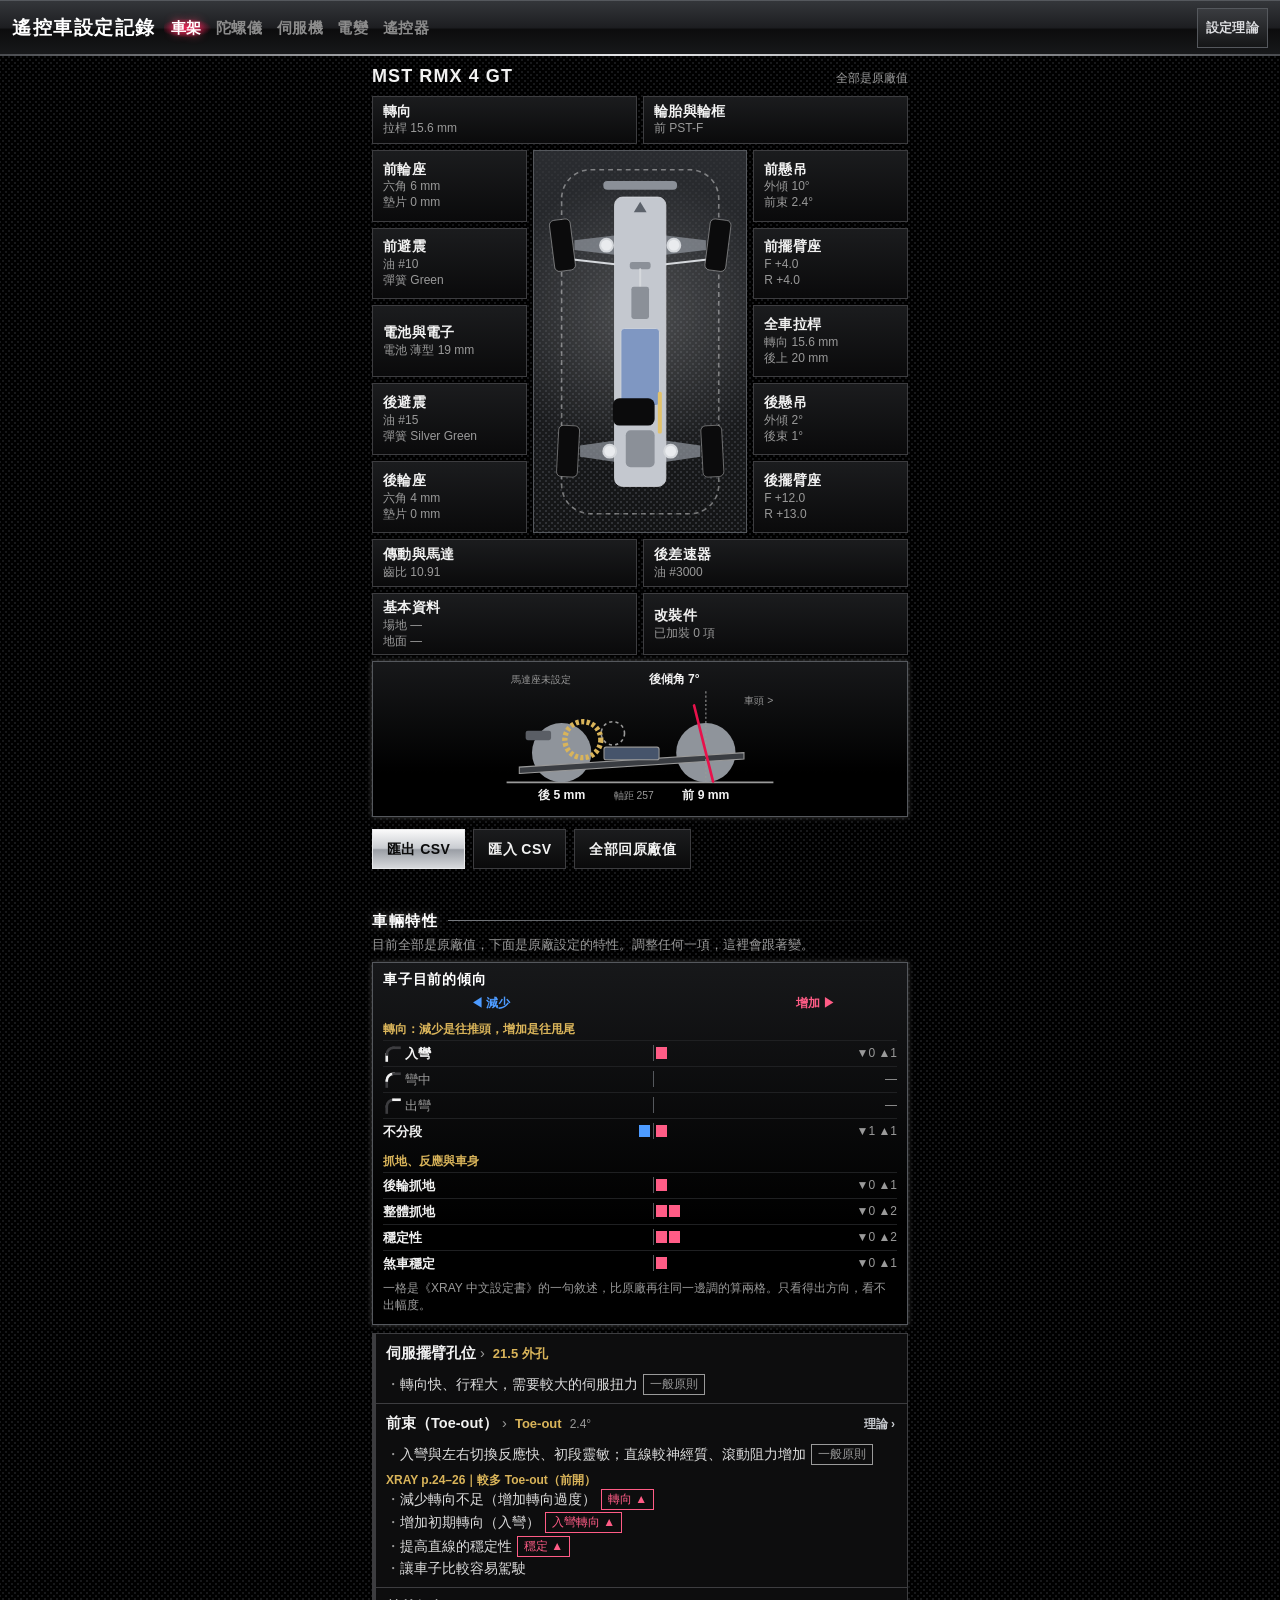
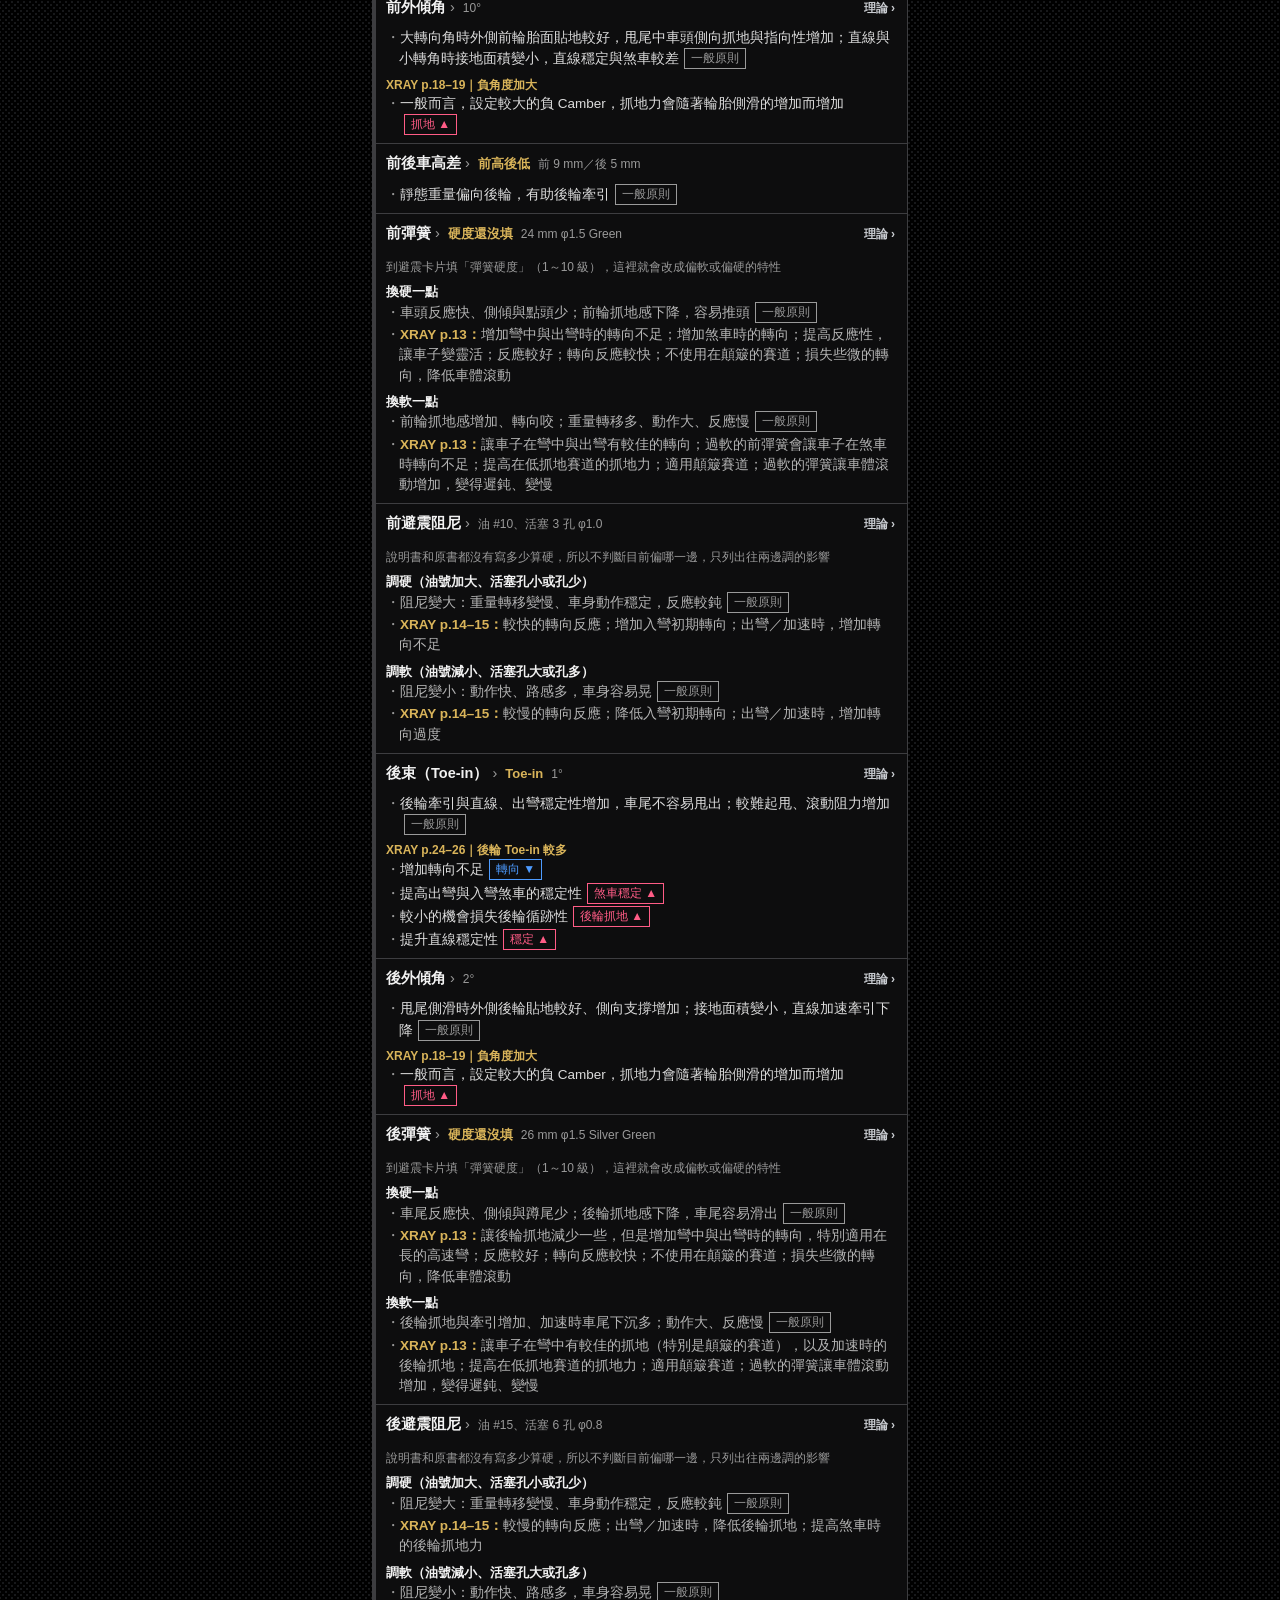
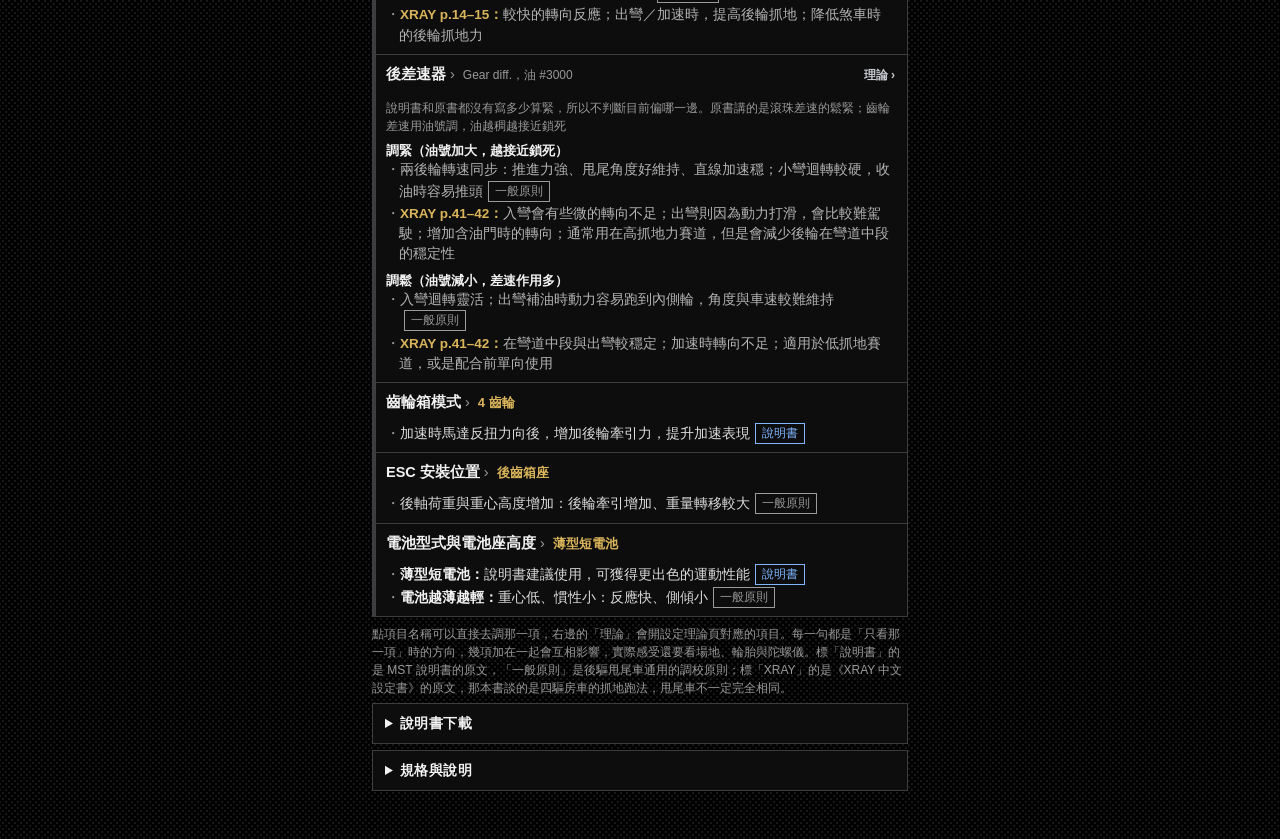
<file: index.html>
<!DOCTYPE html>
<html lang="zh-Hant">
<head>
<meta charset="utf-8">
<meta name="viewport" content="width=device-width, initial-scale=1">
<meta name="color-scheme" content="dark">
<meta name="theme-color" content="#000000">
<meta name="apple-mobile-web-app-title" content="遙控車設定">
<title>遙控車設定記錄</title>
<link rel="icon" href="icons/favicon.ico" sizes="32x32">
<link rel="icon" href="icons/icon.svg" type="image/svg+xml">
<link rel="apple-touch-icon" href="icons/apple-touch-icon.png">
<link rel="stylesheet" href="css/style.css">
<link rel="stylesheet" href="css/visual.css">
<link rel="stylesheet" href="css/traits.css">
</head>
<body>
<header class="top">
  <h1>遙控車設定記錄</h1>
  <nav id="tabs" class="tabs" aria-label="設定分類"></nav>
  <a class="top-link" href="theory.html">設定理論</a>
</header>
<main id="app"></main>
<noscript><p class="empty">這個頁面需要開啟 JavaScript。</p></noscript>

<!-- 產品資料：每個子項目一個檔，新增產品時在這裡加一行 -->
<script src="data/chassis-mst-rmx4-gt.js"></script>
<script src="data/chassis-mst-rmx4-gt-upgrades.js"></script>
<script src="data/chassis-mst-rmx4-gt-sheet.js"></script>
<script src="data/chassis-mst-rmx4-gt-traits.js"></script>
<script src="data/esc-hobbywing-xr10pro-g2.js"></script>
<script src="data/gyro-futaba-gyd550.js"></script>
<script src="data/servo-powerhd-tds2.js"></script>
<script src="data/radio-futaba-t10px.js"></script>
<!-- 設定理論的資料：不是產品，「車輛特性」要引用原書的敘述才載入 -->
<script src="data/theory-xray.js"></script>
<script src="js/diagram.js"></script>
<script src="js/visual.js"></script>
<script src="js/traits.js"></script>
<script src="js/app.js"></script>
</body>
</html>
</file>
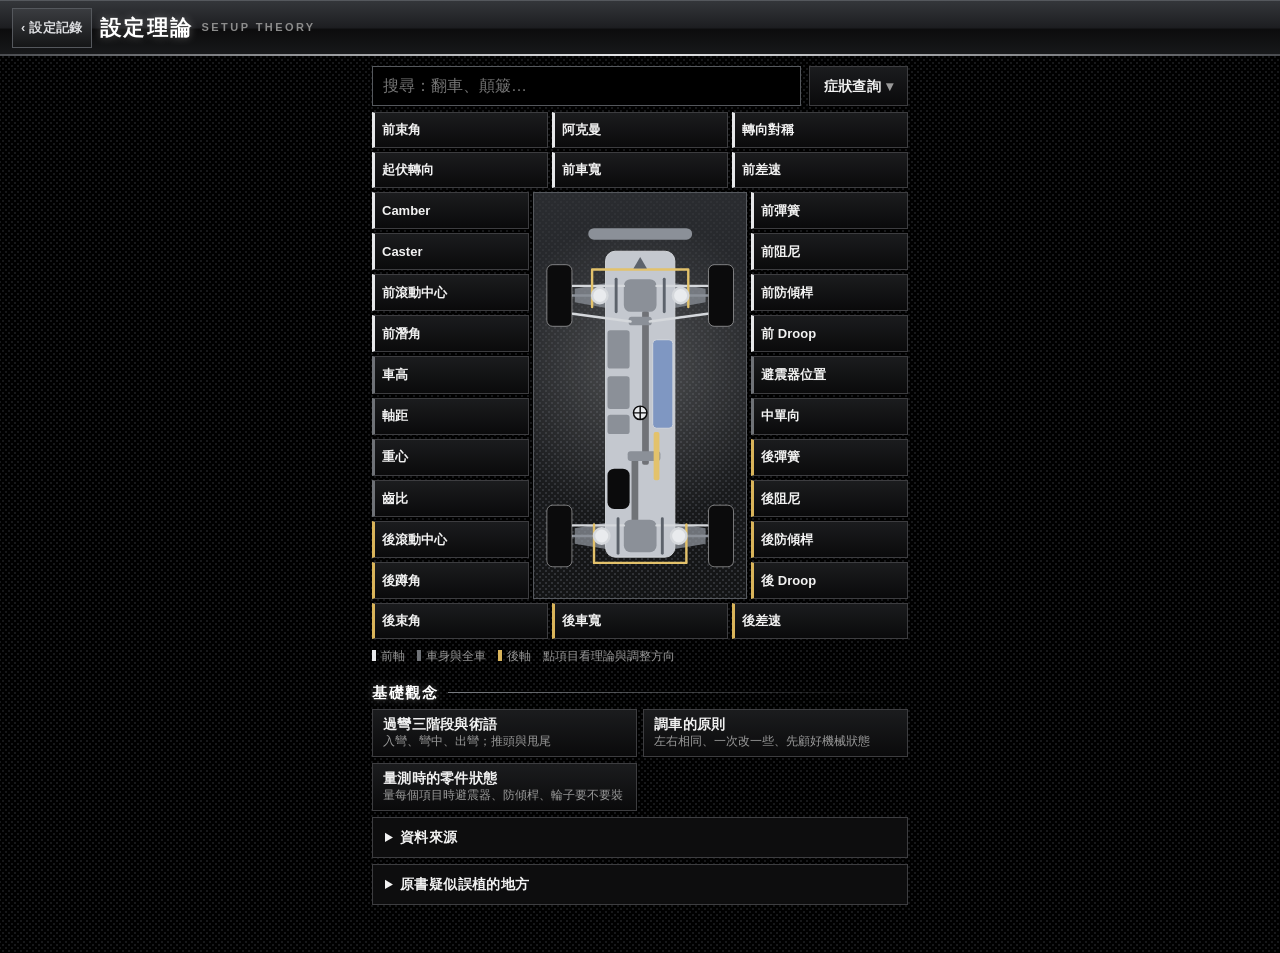
<file: theory.html>
<!DOCTYPE html>
<html lang="zh-Hant">
<head>
<meta charset="utf-8">
<meta name="viewport" content="width=device-width, initial-scale=1">
<meta name="color-scheme" content="dark">
<meta name="theme-color" content="#000000">
<meta name="apple-mobile-web-app-title" content="設定理論">
<title>遙控車設定理論</title>
<link rel="icon" href="icons/favicon.ico" sizes="32x32">
<link rel="icon" href="icons/icon.svg" type="image/svg+xml">
<link rel="apple-touch-icon" href="icons/apple-touch-icon.png">
<link rel="stylesheet" href="css/style.css">
<link rel="stylesheet" href="css/theory.css">
</head>
<body>
<header class="top th-top">
  <a class="top-link" href="index.html">‹ 設定記錄</a>
  <h1>設定理論</h1>
  <span class="th-kicker" aria-hidden="true">SETUP THEORY</span>
</header>
<main id="app"></main>
<noscript><p class="empty">這個頁面需要開啟 JavaScript。</p></noscript>

<!-- 理論內容：一份資料檔，依 referance/Xray理論.pdf 整理 -->
<script src="data/theory-xray.js"></script>
<script src="js/theory-diagram.js"></script>
<script src="js/theory.js"></script>
</body>
</html>
</file>
<file: css/style.css>
/*
 * 整站共用的樣式：設定記錄頁（index.html）與設定理論頁（theory.html）都載入。手機優先。
 *
 * 外觀參考 MST 官網（rc-mst.com）的風格（使用者 2026-10-12 指定），只借配色與質感，不使用 MST 的商標與圖片：
 *   - 純黑底加很細的網紋，整站只有深色，不跟著系統的亮暗模式換
 *   - 頁首是槍灰色的金屬質感橫條，底下一條銀色細線；選到的分類是白字加紅色光暈
 *   - 方塊都是直角、細灰框，沒有圓角；主要按鈕是銀色金屬漸層配黑字，選取狀態是 MST 的紅
 *   - 字體和官網一樣用 Arial，中文用系統字型；文字用白、淺灰、中灰分層，金色只用在小標籤與原廠值
 *   - 不要用任何傾斜的東西（斜切的形狀、斜向的色帶、斜體字）：官網有很多斜切，但使用者看過
 *     斜切的版本後表示比例怪
 * 顏色都走 CSS 變數。畫圖一律用 dg-*／vz-* 類別與變數，不要在 SVG 裡寫死顏色。
 */

:root {
  color-scheme: dark;
  --bg: #000000;
  --card: #0d0d0e;           /* 方塊的底，比純黑亮一點點 */
  --text: #f2f2f2;
  --muted: #9a9a9a;          /* 官網的灰是 #6c6c6c，對小字太暗，提亮到讀得清楚 */
  --line: #3d3d40;           /* 細灰框 */
  --accent: #e8114b;         /* MST 的紅。官網是 #df013f，提亮一點讓黑底上的紅字讀得清楚 */
  --accent-text: #ffffff;
  --gold: #d9b45a;           /* 原廠值、小標籤 */
  --field: #000000;
  --changed: #ff8a1f;        /* 和原廠不同 */
  --tag-m: #7fb6ff;
  --tag-g: #9a9a9a;
  --dg-body: #3a3d42;
  --dg-tire: #8f949b;
  --dg-part: #5a5e65;
  --dg-battery: #46546b;

  --plate: #d9b45a;          /* 金色小標籤 */
  --plate-text: #0b0b0b;
  --plate-line: #d9b45a;
  --carbon: #000000;
  --silver: #c9ccd1;
  --frame: #55585d;          /* 比 --line 亮一階的框線：輸入框、放圖的方塊 */
  --glow: rgba(232, 17, 75, 0.55);
  --panel: linear-gradient(#1b1c1e, #0a0a0b);                           /* 按鈕與卡片的底 */
  --metal: linear-gradient(#34363a 0, #1d1e21 48%, #0c0c0d 52%, #18191b 100%);   /* 槍灰色金屬 */
  --chrome: linear-gradient(#fafafa 0, #c9ccd1 48%, #9a9ea5 52%, #d7d9dc 100%);  /* 銀色金屬 */
  --red: linear-gradient(#f2245c, #b3002f);
  --font-race: Arial, "Helvetica Neue", Helvetica, "PingFang TC", "Microsoft JhengHei", "Noto Sans TC", sans-serif;
}

* { box-sizing: border-box; }

html { -webkit-text-size-adjust: 100%; background: #000000; }

/* 底：純黑加一層交錯的細點，像官網的網紋 */
body {
  margin: 0;
  background-color: var(--bg);
  background-image:
    radial-gradient(circle, #17181a 0 1px, transparent 1.4px),
    radial-gradient(circle, #17181a 0 1px, transparent 1.4px);
  background-size: 6px 6px;
  background-position: 0 0, 3px 3px;
  color: var(--text);
  font: 16px/1.5 var(--font-race);
}

h1, h2, h3, p, ul { margin: 0; }
ul { padding: 0; list-style: none; }
button, input, select { font: inherit; color: inherit; }
button { cursor: pointer; }
[hidden] { display: none !important; }

button:focus-visible, input:focus, select:focus, summary:focus-visible {
  outline: 2px solid var(--accent);
  outline-offset: 1px;
}

/* 頁首：槍灰色的金屬橫條，底下一條銀色細線 */

.top {
  position: relative;
  display: flex;
  align-items: center;
  gap: 8px;
  min-height: 56px;
  padding: 6px 12px 8px;
  border-top: 1px solid var(--frame);
  background: var(--metal);
  color: #ffffff;
}
.top::after {
  content: "";
  position: absolute;
  right: 0;
  bottom: 0;
  left: 0;
  height: 2px;
  background: linear-gradient(90deg, #4a4c50, #e8e9eb 50%, #4a4c50);
}
.top h1 { flex: none; font: 700 19px/1 var(--font-race); letter-spacing: 0.08em; }
@media (max-width: 480px) { .top h1 { display: none; } }   /* 窄螢幕把位置讓給分類頁籤 */

.tabs { display: flex; flex: 1; min-width: 0; overflow-x: auto; scrollbar-width: none; }
.tabs::-webkit-scrollbar { display: none; }

/* 分類頁籤：平常是灰字，選到的是白字，後面一道橫向的紅色光暈 */
.tab {
  position: relative;
  isolation: isolate;
  flex: none;
  min-height: 40px;
  padding: 0 7px;
  border: 0;
  background: none;
  color: #8c8c8c;
  font: 700 15px/1 var(--font-race);
  letter-spacing: 0.04em;
}
.tab.is-on { color: #ffffff; text-shadow: 0 0 8px rgba(255, 70, 110, 0.9); }
.tab.is-on::before {
  content: "";
  position: absolute;
  inset: 8px -6px;
  z-index: -1;
  background: radial-gradient(ellipse 58% 52% at 50% 50%, rgba(232, 17, 75, 0.95), rgba(232, 17, 75, 0.42) 46%, transparent 76%);
}

/* 頁首連到另一頁的連結（設定記錄 ↔ 設定理論）：金屬質感的小按鈕 */
.top-link {
  display: flex;
  flex: none;
  align-items: center;
  min-height: 40px;
  padding: 0 8px;
  border: 1px solid var(--frame);
  background: linear-gradient(#3a3c40, #151617);
  color: #dcdde0;
  font: 700 13px/1 var(--font-race);
  letter-spacing: 0.02em;
  text-decoration: none;
  white-space: nowrap;
}

/* 窄螢幕：五個頁籤加一個連結要排得下，字與留白各收一點 */
@media (max-width: 380px) {
  .top { padding-right: 8px; padding-left: 8px; }
  .tab { padding: 0 6px; font-size: 14px; letter-spacing: 0.02em; }
  .top-link { padding: 0 7px; font-size: 12px; letter-spacing: 0; }
}

main { max-width: 560px; margin: 0 auto; padding: 10px 12px 48px; }

.empty { padding: 32px 0; color: var(--muted); }
.picker { width: 100%; min-height: 40px; margin-bottom: 8px; padding: 6px 10px; border: 1px solid var(--frame); border-radius: 0; background: var(--field); font-weight: 700; }

/* 按鈕與卡片共用的外框：直角、細灰框、深色漸層。各自的選取狀態寫在後面各段。
   th-chip、th-goal 是設定理論頁的類別，外框相同所以列在一起 */

.btn, .back, .btn-small, .step, .reset, .seg-btn, .pin-tab, .card-btn, .th-chip, .th-goal {
  border: 1px solid var(--line);
  border-radius: 0;
  background: var(--panel);
  color: var(--text);
  font-family: var(--font-race);
}
/* 按下去的回饋：官網滑過方塊時的銀色光暈 */
.btn:active, .back:active, .btn-small:active, .step:active, .seg-btn:active, .pin-tab:active, .card-btn:active, .th-chip:active, .th-goal:active {
  border-color: var(--silver);
  box-shadow: 0 0 10px #cecece;
}

/* 總覽：卡片圍著車圖 */

.phead { display: flex; align-items: baseline; justify-content: space-between; gap: 8px; margin-bottom: 8px; }
.phead h2 { font: 700 18px/1.2 var(--font-race); letter-spacing: 0.06em; text-transform: uppercase; }
.phead-note { flex: none; color: var(--muted); font-size: 12px; }

.stage { display: grid; gap: 6px; }
.stage-row { display: grid; grid-template-columns: 1fr 1fr; gap: 6px; }
.stage-mid { display: grid; grid-template-columns: minmax(0, 1fr) 40% minmax(0, 1fr); gap: 6px; align-items: stretch; }
.stage-col { display: flex; flex-direction: column; gap: 6px; }
.stage-col .card-btn { flex: 1; }
.stage-car .dg-box { width: 100%; }
.stage-side .dg { max-height: 156px; }

.card-grid { display: grid; grid-template-columns: 1fr 1fr; gap: 6px; }

.card-btn {
  position: relative;
  display: flex;
  flex-direction: column;
  justify-content: center;
  min-width: 0;
  min-height: 48px;
  padding: 5px 8px 5px 10px;
  text-align: left;
}
.card-btn.is-changed { box-shadow: inset 3px 0 0 var(--changed); }   /* 和原廠不同：左邊一條橘線 */
.card-name { font-size: 13.5px; font-weight: 700; line-height: 1.3; letter-spacing: 0.02em; }
.card-line { overflow: hidden; color: var(--muted); font-size: 12px; line-height: 1.35; white-space: nowrap; text-overflow: ellipsis; }

/* 和原廠不同的項目數 */
.badge {
  position: absolute;
  top: 4px;
  right: 5px;
  min-width: 18px;
  padding: 0 4px;
  background: var(--changed);
  color: #0b0b0b;
  font-size: 11px;
  font-weight: 700;
  line-height: 17px;
  text-align: center;
}

/* 工具列與收合區 */

.toolbar { display: flex; flex-wrap: wrap; gap: 8px; margin-top: 12px; }

.btn { min-height: 40px; padding: 0 14px; font-size: 14px; font-weight: 700; letter-spacing: 0.03em; }
.btn-main { border-color: #e8e9eb; background: var(--chrome); color: #0b0b0b; }   /* 主要按鈕：銀色金屬配黑字 */

.message { min-height: 20px; margin: 4px 0; font-size: 13px; color: var(--gold); }

.fold { margin-top: 6px; border: 1px solid var(--line); background: var(--card); }
.fold[open] { box-shadow: inset 3px 0 0 var(--accent); }
.fold summary { padding: 9px 12px; font-family: var(--font-race); font-size: 14px; font-weight: 700; letter-spacing: 0.03em; cursor: pointer; }
.fold-text, .fold-list, .manuals { padding: 0 12px 10px; color: #d0d0d0; font-size: 13px; }
.fold-list { padding-left: 28px; list-style: disc; }
.manuals li { padding: 6px 0; border-top: 1px solid var(--line); }
.manuals a { display: inline-block; padding: 6px 0; color: var(--text); font-weight: 700; word-break: break-word; }
.manual-note { display: block; color: var(--muted); font-size: 12px; }

/* 編輯頁：上方釘住標題與示意圖，底下一條銀色細線 */

.editor-top {
  position: sticky;
  top: 0;
  z-index: 5;
  margin: 0 -12px;
  padding: 0 12px 7px;
  background: #000000;
  border-bottom: 2px solid;
  border-image: linear-gradient(90deg, #3d3d40, #e8e9eb 50%, #3d3d40) 1;
}

@media (max-height: 480px) {
  .editor-top { position: static; }   /* 手機橫放：釘住的圖會佔掉大半個畫面，改成跟著頁面捲走 */
}

.editor-bar { display: flex; align-items: center; gap: 8px; min-height: 48px; }
.editor-bar h2 { flex: 1; min-width: 0; font: 700 16px/1.2 var(--font-race); letter-spacing: 0.02em; }

.back, .btn-small { flex: none; min-height: 40px; padding: 0 12px; font-size: 13px; font-weight: 700; }
.back { background: linear-gradient(#3a3c40, #151617); border-color: var(--frame); }
.back-bottom { display: block; width: 100%; margin-top: 12px; }

.pin .dg { max-height: 172px; margin: 0 auto; }
.pin-tabs { display: flex; justify-content: center; gap: 8px; margin-top: 6px; }
.pin-tab { min-height: 34px; padding: 0 14px; color: var(--muted); font-size: 12px; font-weight: 700; letter-spacing: 0.04em; }
.pin-tab.is-on { border-color: var(--accent); color: #ffffff; box-shadow: 0 0 8px var(--glow); }

/* 小標題：白色寬字距，右邊一條往右淡出的銀線 */
.group-name {
  display: flex;
  align-items: center;
  gap: 10px;
  margin-top: 18px;
  margin-bottom: 4px;
  color: #ffffff;
  font: 700 15px/1.3 var(--font-race);
  letter-spacing: 0.1em;
  text-shadow: 0 0 8px rgba(255, 255, 255, 0.28);
}
.group-name::after { content: ""; flex: 1; min-width: 12px; height: 1px; background: linear-gradient(90deg, #7a7d82, transparent); }
.group-note, .hint { margin-top: 6px; color: var(--muted); font-size: 12px; }

/* 欄位：一行一項，名稱在左、控制項在右 */

.row { padding: 6px 0 6px 8px; border-bottom: 1px solid #26272a; border-left: 3px solid transparent; margin-left: -11px; }
.row.is-changed { border-left-color: var(--changed); }

.row-main { display: flex; flex-wrap: wrap; align-items: center; gap: 4px 8px; }

.row-name {
  flex: 1 1 96px;
  min-width: 0;
  padding: 0;
  border: 0;
  background: none;
  color: #e2e2e2;
  font-size: 14px;
  font-weight: 700;
  line-height: 1.3;
  text-align: left;
}
button.row-name { min-height: 40px; }
.row-name.has-detail > span:first-child::after { content: " ›"; color: var(--muted); font-weight: 400; }
.row-name[aria-expanded="true"] > span:first-child::after { content: " ⌄"; }
.row-sub { display: block; color: var(--muted); font-size: 11.5px; font-weight: 400; }
.row-img { flex: none; width: 48px; height: 48px; border: 1px solid var(--line); object-fit: cover; background: var(--card); }
.detail-img { display: block; width: 140px; max-width: 60%; margin-bottom: 6px; border: 1px solid var(--line); }
.row-detail a { color: var(--text); font-weight: 700; }

.row-ctl { display: flex; flex: 0 1 auto; align-items: center; gap: 5px; margin-left: auto; min-width: 0; }

.step {
  flex: none;
  width: 40px;
  height: 40px;
  padding: 0;
  border-color: var(--frame);
  font-size: 20px;
  font-weight: 700;
  line-height: 1;
  touch-action: manipulation;
  user-select: none;
  -webkit-user-select: none;
}

.num, .txt, .sel {
  min-height: 40px;
  padding: 6px 8px;
  border: 1px solid var(--frame);
  border-radius: 0;
  background: var(--field);
  font-size: 16px; /* 16px 以上，iOS 才不會聚焦時自動放大 */
}
.num { width: 68px; font-family: var(--font-race); font-weight: 700; text-align: center; font-variant-numeric: tabular-nums; }
.txt { width: 168px; max-width: 100%; }
.sel { max-width: 200px; }

.seg { display: flex; flex-wrap: wrap; gap: 6px; justify-content: flex-end; }
.seg-btn { min-width: 44px; min-height: 40px; padding: 0 11px; color: #c4c4c4; font-size: 14px; font-weight: 700; }
.seg-btn.is-on { border-color: #ff5c86; background: var(--red); color: #ffffff; box-shadow: 0 0 8px var(--glow); }

.calc { min-width: 68px; font-family: var(--font-race); font-size: 16px; font-weight: 700; text-align: right; font-variant-numeric: tabular-nums; }
.unit { flex: none; color: var(--muted); font-size: 13px; }

.reset { display: block; min-height: 28px; margin: 4px 0 0 auto; padding: 0 12px; border-color: #6b5a2e; background: none; color: var(--gold); font-size: 12px; font-weight: 700; }

.row-detail { margin-top: 6px; padding: 8px 10px; border: 1px solid var(--line); border-left: 2px solid var(--gold); background: var(--card); color: #d0d0d0; font-size: 13px; }
.detail-en { color: var(--muted); font-size: 12px; }
.detail-note { margin-top: 4px; color: var(--muted); }

.fx { margin-top: 6px; }
.fx li { padding: 4px 0 4px 8px; border-left: 2px solid var(--line); margin-bottom: 4px; }
.fx-when { display: block; color: var(--text); font-weight: 700; }

.tag {
  display: inline-block;
  margin-left: 6px;
  padding: 0 6px;
  border: 1px solid currentColor;
  font-size: 12px;
  line-height: 19px;
  white-space: nowrap;
  vertical-align: 1px;
}
.tag-m { color: var(--tag-m); }
.tag-g { color: var(--tag-g); }

/* 示意圖（js/diagram.js、js/theory-diagram.js 產生的 SVG） */

.dg { display: block; width: 100%; height: auto; }
.dg text { font-family: var(--font-race); }

.dg-shell { fill: none; stroke: var(--line); stroke-width: 2; stroke-dasharray: 6 5; }
.dg-chassis { fill: var(--dg-body); stroke: var(--muted); stroke-width: 1; }
.dg-part { fill: var(--dg-part); }
.dg-arm { fill: var(--dg-part); opacity: 0.75; }
.dg-battery { fill: var(--dg-battery); stroke: var(--muted); stroke-width: 1; }
.dg-motor { fill: var(--dg-tire); }
.dg-unknown { fill: none; stroke: var(--muted); stroke-width: 1.5; stroke-dasharray: 3 3; }
.dg-gear { fill: var(--gold); }
.dg-gear-ring { fill: none; stroke: var(--gold); stroke-width: 5; stroke-dasharray: 3 2.2; }
.dg-pinion { stroke: var(--accent); }
.dg-damper { fill: var(--card); stroke: var(--muted); stroke-width: 2.5; }
.dg-tire { fill: var(--dg-tire); }
.dg-ghost { fill: none; stroke: var(--gold); stroke-width: 1.5; stroke-dasharray: 4 3; }
.dg-link { stroke: var(--muted); stroke-width: 2.5; stroke-linecap: round; }
.dg-arm-line { stroke: var(--dg-part); stroke-width: 5; stroke-linecap: round; }
.dg-damper-line { stroke: var(--gold); stroke-width: 4; stroke-linecap: round; }
.dg-ground { stroke: var(--muted); stroke-width: 1.5; }
.dg-dim { stroke: var(--muted); stroke-width: 1; stroke-dasharray: 2 2; }
.dg-axis { stroke: var(--accent); stroke-width: 2.5; stroke-linecap: round; }
.dg-mark { fill: var(--muted); }
.dg-rod { stroke: var(--muted); stroke-width: 3; }
.dg-eye { fill: none; stroke: var(--muted); stroke-width: 4; }
.dg-thread { fill: var(--dg-body); stroke: var(--muted); stroke-width: 1; stroke-dasharray: 2 2; }
.dg-collar { fill: var(--accent); }
.dg-hole { fill: var(--card); }   /* 零件上的孔：和圖的底色一樣 */
.dg-spring { fill: none; stroke: var(--dg-tire); stroke-linejoin: round; }
.dg-cell { fill: var(--dg-body); }             /* 一排格子的刻度（彈簧硬度），亮的是目前的等級 */
.dg-cell.is-on { fill: var(--accent); }
.dg-label { fill: var(--text); font-weight: 700; }
.dg-small { fill: var(--muted); font-size: 0.85em; }
.dg-big { fill: var(--text); font-size: 1.9em; font-weight: 700; }

/* 全車拉桿圖：車身淡化，拉桿上色 */
.dg-dimmed { opacity: 0.4; }
.dg-rod-link { stroke: var(--accent); stroke-width: 6; stroke-linecap: round; }
.dg-rod-link.is-changed { stroke: var(--changed); }
.dg-rod-link.is-active { stroke-width: 11; }
.dg-callout { stroke: var(--muted); stroke-width: 1.2; }
.dg-label.is-changed { fill: var(--changed); }
.dg-label.is-active { text-decoration: underline; }

/* 編輯中的卡片對應的部位 */
.is-hot.dg-part, .is-hot.dg-arm, .is-hot.dg-tire, .is-hot.dg-battery, .is-hot.dg-motor, .is-hot.dg-gear { fill: var(--accent); opacity: 1; }
.is-hot.dg-link { stroke: var(--accent); }
.is-hot.dg-chassis { fill: var(--accent); }
.is-hot.dg-shell { stroke: var(--accent); stroke-width: 5; stroke-dasharray: none; }
.is-hot.dg-damper { stroke: var(--accent); }

/* 展示台：總覽頁中間放車圖的那一格。像官網的產品照：深色網紋的檯面、上方一盞燈、細灰框。
   車圖在這裡用另一組顏色（黑輪胎、銀色車架、淺色的線），由這個容器上的變數指定 */

.stage-car {
  --card: #e9ebee;
  --text: #0b0b0c;
  --muted: #d5d8dc;
  --line: rgba(255, 255, 255, 0.4);
  --gold: #e3c26b;
  --accent: #ff1f55;
  --changed: #ff8a1f;
  --dg-body: #c4c8cf;
  --dg-tire: #0b0b0c;
  --dg-part: #8b9098;
  --dg-battery: #7f97c2;
  position: relative;
  display: flex;
  align-items: center;
  padding: 14px 10px;
  border: 1px solid var(--frame);
  overflow: hidden;
  background:
    radial-gradient(95% 52% at 50% 44%, rgba(255, 255, 255, 0.2), transparent 72%),
    radial-gradient(circle, #303236 0 1px, transparent 1.4px) 0 0 / 6px 6px,
    radial-gradient(circle, #303236 0 1px, transparent 1.4px) 3px 3px / 6px 6px,
    linear-gradient(#2a2c30, #131415);
}
.stage-car .dg-tire { stroke: rgba(255, 255, 255, 0.45); stroke-width: 1; }
.stage-car .dg-mark { fill: #5c626b; }
.stage-car .is-hot.dg-tire { stroke: #ffffff; }

/* 放圖的方塊：釘在編輯頁上方的示意圖、總覽頁下方的側視圖、曲線圖（css/visual.css 的 .vz-chart）、
   車輛特性的方向圖（css/traits.css 的 .tr-box）。黑底、細灰框、外圈一點灰色的光，和官網放縮圖的框一樣 */

.pin .dg, .stage-side .dg, .vz-chart, .tr-box {
  --card: #0b0b0c;
  border: 1px solid var(--frame);
  background: linear-gradient(#17181a, #000000 72%);
  box-shadow: 0 0 5px #444444;
  color: var(--text);
}
.pin .dg, .stage-side .dg { padding: 6px 8px 4px; }

/* 原廠圖：原廠圖檔的一塊（js/app.js 的 makeFigure）。原圖是白底黑線，反白成黑底白線才和這個網站一致；
   上面疊的記號是目前的設定：紅色是正在調的欄位，銀色是同一塊圖裡的其他欄位，金色虛線是原廠的選項 */

.fig { margin: 0; }
/* 外框用陰影畫，不要用 border：圖是照容器的寬高用百分比定位的，border 會讓內容區的長寬比和裁切範圍差一點，
   離原圖左上角很遠的那幾塊就會整個偏掉 */
.fig-crop { position: relative; margin: 1px auto 0; overflow: hidden; background: #000000; box-shadow: 0 0 0 1px var(--frame), 0 0 5px #444444; }
.fig-img { position: absolute; max-width: none; height: auto; filter: invert(1) hue-rotate(180deg); pointer-events: none; -webkit-user-select: none; user-select: none; }
.fig-layer { position: absolute; top: 0; right: 0; bottom: 0; left: 0; }
/* 塗黑的地方，與零件翻面安裝時要轉 180° 的那一塊（裡面是同一張圖的另一份） */
.fig-hide { position: absolute; background: #000000; }
.fig-paint { position: absolute; border-radius: 999px; background: var(--accent); box-shadow: 0 0 5px var(--glow); }
.fig-turn { position: absolute; overflow: hidden; background: #000000; transition: transform 0.25s; }
.fig-turn.is-turned { transform: rotate(180deg); }
@media (prefers-reduced-motion: reduce) { .fig-turn { transition: none; } }
.fig-cap, .fig-missing { margin-top: 4px; color: var(--muted); font-size: 12px; line-height: 1.3; text-align: center; }
.fig-missing { padding: 28px 0; }

.fig-val, .fig-opt { position: absolute; transform: translate(-50%, -50%); }
.fig-val[data-side="l"] { transform: translate(0, -50%); }       /* 從這一點往右寫（「Camber: ___」這種空格） */
.fig-val[data-side="r"] { transform: translate(-100%, -50%); }   /* 寫到這一點為止（「___ mm」這種空格） */
.fig-val { padding: 0 4px; border: 1px solid var(--frame); background: #000000; color: var(--silver); font-size: 12px; font-weight: 700; line-height: 15px; white-space: nowrap; }
.fig-val.is-on { border-color: var(--accent); background: var(--accent); color: #ffffff; box-shadow: 0 0 8px var(--glow); }

/* 圈在孔或方框上的記號是圓的：它是畫在圖上的圈，不是介面上的方塊 */
.fig-opt { width: 22px; height: 22px; border: 1px solid var(--muted); border-radius: 50%; }
.fig-opt.is-factory { border: 1px dashed var(--gold); }
.fig-opt.is-picked { border: 2px solid var(--silver); }
.fig-opt.is-on.is-picked { border-color: var(--accent); box-shadow: 0 0 8px var(--glow), inset 0 0 5px var(--glow); }
.fig-opt[data-label]::after { content: attr(data-label); position: absolute; left: 50%; bottom: 100%; transform: translateX(-50%); margin: 3px; padding: 0 3px; background: #000000; color: var(--muted); font-size: 12px; font-weight: 700; line-height: 14px; }
.fig-opt[data-side="b"]::after { top: 100%; bottom: auto; }
.fig-opt[data-side="l"]::after { top: 50%; right: 100%; bottom: auto; left: auto; transform: translateY(-50%); }
.fig-opt[data-side="r"]::after { top: 50%; bottom: auto; left: 100%; transform: translateY(-50%); }
.fig-opt.is-factory::after { color: var(--gold); }
.fig-opt.is-picked::after { color: var(--silver); }
.fig-opt.is-on.is-picked::after { color: var(--accent); }
</file>
<file: css/visual.css>
/*
 * js/visual.js 的樣式：滑桿、刻度條、小圖示、曲線圖。
 * 顏色沿用 style.css 的變數：--accent 是目前的值，--gold 是原廠值。
 * 曲線圖（.vz-chart）的底色與外框在 style.css 檔尾「放圖的方塊」那一段指定。整站只有深色。
 */

:root {
  --vz-2: #4d9bff;
  --vz-track: #2e3033;
  --vz-axis: #5a5d62;
}

/* 欄位下方的附加物：每樣都只占一行 */
.vz { display: grid; gap: 2px; }
.vz [hidden] { display: none; }

.vz-end { flex: none; color: var(--muted); font-size: 12px; font-variant-numeric: tabular-nums; white-space: nowrap; }

/* 滑桿 */

.vz-slider { display: flex; align-items: center; gap: 8px; }
.vz-track { position: relative; flex: 1; min-width: 0; height: 28px; }

/* --p 是 0 到 1 的位置；把手寬 18px，所以軌道兩端各留 9px 才會對準把手中心 */
.vz-range {
  -webkit-appearance: none;
  appearance: none;
  position: relative;
  display: block;
  width: 100%;
  height: 28px;
  margin: 0;
  background: none;
  cursor: pointer;
  --p: 0;
}
.vz-range::-webkit-slider-runnable-track {
  height: 4px;
  border-radius: 2px;
  background: linear-gradient(to right, var(--accent) calc(9px + (100% - 18px) * var(--p)), var(--vz-track) 0);
}
.vz-range::-webkit-slider-thumb {
  -webkit-appearance: none;
  width: 18px;
  height: 18px;
  margin-top: -7px;
  border: 2px solid var(--bg);
  border-radius: 0;
  background: var(--accent);
  box-shadow: 0 0 0 1px var(--accent);
}
.vz-range::-moz-range-track { height: 4px; border-radius: 2px; background: var(--vz-track); }
.vz-range::-moz-range-progress { height: 4px; border-radius: 2px; background: var(--accent); }
.vz-range::-moz-range-thumb {
  width: 14px;
  height: 14px;
  border: 2px solid var(--bg);
  border-radius: 0;
  background: var(--accent);
  box-shadow: 0 0 0 1px var(--accent);
}

/* 還沒有值：軌道不上色，把手空心 */
.is-unset .vz-range::-webkit-slider-runnable-track { background: var(--vz-track); }
.is-unset .vz-range::-webkit-slider-thumb { background: var(--bg); border-color: var(--muted); box-shadow: none; }
.is-unset .vz-range::-moz-range-progress { background: var(--vz-track); }
.is-unset .vz-range::-moz-range-thumb { background: var(--bg); border-color: var(--muted); box-shadow: none; }

/* 原廠值的位置：比把手高，值和原廠相同時仍看得到上下兩端 */
.vz-tick {
  position: absolute;
  top: 2px;
  left: calc(9px + (100% - 18px) * var(--p, 0));
  width: 2px;
  height: 24px;
  margin-left: -1px;
  border-radius: 1px;
  background: var(--gold);
  pointer-events: none;
}

.vz-warn { margin: 0; color: var(--accent); font-size: 12px; font-weight: 600; }

.vz-range:focus-visible { outline: 2px solid var(--accent); outline-offset: 1px; }

/* 刻度條 */

.vz-scale { display: flex; align-items: center; gap: 8px; min-height: 22px; }
.vz-cells { display: flex; flex: 1; gap: 2px; min-width: 0; }
.vz-cell { position: relative; flex: 1; height: 9px; border-radius: 1px; background: var(--vz-track); }
.vz-cell.is-on { background: var(--accent); }
.vz-cell.is-factory::after {
  content: "";
  position: absolute;
  top: -4px;
  bottom: -4px;
  left: 50%;
  width: 2px;
  margin-left: -1px;
  border-radius: 1px;
  background: var(--gold);
}

/* 小圖示 */

.vz-glyph { display: flex; align-items: center; gap: 6px; min-height: 24px; color: var(--muted); font-size: 12px; }
.vz-glyph svg { flex: none; width: 22px; height: 22px; color: var(--accent); fill: currentColor; }
.vz-glyph svg .s { fill: none; stroke: currentColor; stroke-width: 3.5; stroke-linecap: round; stroke-linejoin: round; }

.vz-lock { margin: 0; color: var(--gold); font-size: 12px; }

/* 曲線圖 */

.vz-chart { margin: 4px 0; max-width: 460px; padding: 8px 12px; }   /* 底色與邊框在 style.css 的「放圖的方塊」 */
.vz-chart figcaption { color: #ffffff; font: 700 13.5px/1.4 var(--font-race); letter-spacing: 0.06em; }
.vz-svg { display: block; width: 100%; height: auto; }

.vz-text { fill: var(--muted); font-size: 10px; font-variant-numeric: tabular-nums; }
.vz-grid { stroke: var(--line); stroke-width: 1; }
.vz-axis { stroke: var(--vz-axis); stroke-width: 1; }
.vz-mark { stroke: var(--muted); stroke-width: 1; opacity: 0.6; }

.vz-line { fill: none; stroke-width: 2; stroke-linecap: round; stroke-linejoin: round; }
.vz-line.vz-main, .vz-line.vz-guess { stroke: var(--accent); }
.vz-line.vz-alt { stroke: var(--vz-2); }
.vz-line.vz-ref { stroke: var(--muted); }
.vz-line.vz-guess { stroke-dasharray: 6 5; }
.vz-line.vz-ref { stroke-dasharray: 2 5; }
.vz-area { fill: var(--accent); opacity: 0.1; }
.vz-dot { stroke: var(--card); stroke-width: 2; }
.vz-dot.vz-main { fill: var(--accent); }
.vz-dot.vz-alt { fill: var(--vz-2); }

.vz-legend { display: flex; flex-wrap: wrap; gap: 0 14px; margin: 0; padding: 0; list-style: none; font-size: 12px; }
.vz-legend li { display: flex; align-items: center; gap: 6px; }
.vz-key { flex: none; width: 16px; height: 0; border-top: 2px solid var(--accent); }
.vz-key.vz-alt { border-top-color: var(--vz-2); }
.vz-key.vz-ref { border-top: 2px dotted var(--muted); }
.vz-key.vz-guess { border-top-style: dashed; }

.vz-note { margin: 2px 0 0; color: var(--muted); font-size: 12px; line-height: 1.4; }

/* 釘在編輯頁上方的圖：高度有上限，留畫面給下面的欄位 */
.vz-pin .vz-chart { margin: 0 auto; padding: 6px 10px; }
.vz-pin .vz-svg { max-height: 148px; }

/* 總覽頁卡片上的縮圖：放在卡片右下角，卡片高度不變 */
.vz-thumb { position: absolute; right: 6px; bottom: 5px; width: 42%; pointer-events: none; }
.vz-thumb .vz-svg { max-height: 30px; }
.vz-thumb .vz-dot { stroke: none; }
.card-btn:has(.vz-thumb) .card-line { padding-right: 46%; }

/* 資料檔自己畫的圖（build 回傳 svg）用的形狀：本體、凸出的零件、孔、尺寸線、舵片 */
.vz-shape { fill: var(--dg-body); stroke: var(--muted); stroke-width: 1; }
.vz-shape2 { fill: var(--dg-part); stroke: var(--muted); stroke-width: 1; }
.vz-hole { fill: var(--card); stroke: var(--muted); stroke-width: 1; }
.vz-dim { fill: none; stroke: var(--muted); stroke-width: 0.75; }
.vz-horn { fill: none; stroke: var(--accent); stroke-width: 4; stroke-linecap: round; }
</file>
<file: css/traits.css>
/*
 * js/traits.js 的樣式：總覽頁下方的「車輛特性」。
 * 顏色沿用 style.css 的變數；方向圖的方塊（.tr-box）底色與外框在 style.css 檔尾「放圖的方塊」那一段指定。整站只有深色。
 * 增加用紅、減少用藍，旁邊一定同時有 ▲▼ 或文字，不只靠顏色分辨。
 */

:root {
  --tr-more: #ff5c86;
  --tr-less: #4d9bff;
}

.tr { margin-top: 4px; }
.tr-lead { margin: 2px 0 8px; color: var(--muted); font-size: 13px; }
.tr-foot { margin-top: 8px; color: var(--muted); font-size: 12px; }

/* 方向圖：中間一條線，往左是減少、往右是增加，一格是一句敘述 */

.tr-box { padding: 8px 10px 10px; }
.tr-box-title { color: #ffffff; font: 700 13.5px/1.4 var(--font-race); letter-spacing: 0.06em; }
.tr-box-note { margin-top: 4px; color: var(--muted); font-size: 12px; line-height: 1.4; }
.tr-sub { margin: 8px 0 2px; color: var(--gold); font-size: 12px; font-weight: 700; }

/* 「減少／增加」的標題要和下面每一列的長條對齊，所以用同一組欄寬 */
.tr-axis, .tr-m { display: grid; grid-template-columns: 82px minmax(0, 1fr) 56px; align-items: center; gap: 6px; }
.tr-axis { margin-top: 4px; font-size: 12px; font-weight: 700; }
.tr-axis .is-less { grid-column: 2; grid-row: 1; justify-self: start; color: var(--tr-less); }
.tr-axis .is-more { grid-column: 2; grid-row: 1; justify-self: end; color: var(--tr-more); }

.tr-m { min-height: 26px; border-top: 1px solid #1f2022; }
.tr-m-name { display: flex; align-items: center; gap: 4px; min-width: 0; font-size: 13px; font-weight: 700; white-space: nowrap; }
.tr-m.is-zero .tr-m-name { color: var(--muted); font-weight: 400; }
.tr-m-bar {
  display: grid;
  grid-template-columns: 1fr 1fr;
  height: 16px;
  background: linear-gradient(var(--frame), var(--frame)) 50% 0 / 1px 100% no-repeat;
}
.tr-m-less, .tr-m-more { display: flex; align-items: center; gap: 2px; min-width: 0; overflow: hidden; }
.tr-m-less { flex-direction: row-reverse; padding-right: 3px; }
.tr-m-more { padding-left: 3px; }
.tr-cell { flex: none; width: 11px; height: 12px; }
.tr-m-less .tr-cell { background: var(--tr-less); }
.tr-m-more .tr-cell { background: var(--tr-more); }
.tr-m-num { color: var(--muted); font-size: 12px; font-variant-numeric: tabular-nums; text-align: right; white-space: nowrap; }

/* 入彎、彎中、出彎的小圖：一個彎分三段，亮的是這一段 */
.tr-phase { flex: none; width: 18px; height: 18px; }
.tr-phase path { fill: none; stroke: var(--line); stroke-width: 3.5; stroke-linecap: square; }
.tr-phase path.is-on { stroke: var(--text); }

/* 總覽清單：一條規則一段，全部攤開。左邊的色條：橘色是和原廠不同的設定，灰色是原廠配置本身 */

.tr-all { margin-top: 8px; }
.tr-list-title { margin: 12px 0 0; color: var(--gold); font-size: 12px; font-weight: 700; letter-spacing: 0.06em; }
.tr-list { margin-top: 4px; border: 1px solid var(--line); background: var(--card); }
.tr-item { padding: 0 12px 8px 10px; border-left: 3px solid var(--line); }
.tr-item + .tr-item { border-top: 1px solid var(--line); }
.tr-item.is-adjusted { border-left-color: var(--changed); }

/* 標題列：左邊（名稱、往哪邊調、數值）點了開那一項所在的卡片，右邊的「理論」連到設定理論頁 */
.tr-item-head { display: flex; align-items: flex-start; gap: 4px; }
.tr-item-open {
  display: flex;
  flex: 1;
  flex-wrap: wrap;
  align-items: baseline;
  align-content: center;
  gap: 0 8px;
  min-width: 0;
  min-height: 40px;
  margin: 0;
  padding: 6px 0;
  border: 0;
  background: none;
  color: var(--text);
  font-family: var(--font-race);
  text-align: left;
}
.tr-item-name { font-size: 14.5px; font-weight: 700; line-height: 1.35; }
button.tr-item-open .tr-item-name::after { content: " ›"; color: var(--muted); font-weight: 400; }
.tr-item-say { color: var(--changed); font-size: 13px; font-weight: 700; line-height: 1.35; }
.tr-item:not(.is-adjusted) .tr-item-say { color: var(--gold); }
.tr-item-val { color: var(--muted); font-size: 12px; line-height: 1.5; }
.tr-item-theory {
  display: flex;
  flex: none;
  align-items: center;
  min-height: 40px;
  padding-left: 8px;
  color: var(--silver);
  font-size: 12px;
  font-weight: 700;
  text-decoration: none;
  white-space: nowrap;
}
.tr-item-theory::after { content: " ›"; white-space: pre; }
.tr-item-open:active, .tr-item-theory:active { text-shadow: 0 0 8px #cecece; }
.tr-item-theory:focus-visible { outline: 2px solid var(--accent); outline-offset: 1px; }

/* 敘述：一句一行，前面一個點，折行時對齊文字 */
.tr-lines { color: #dcdcdc; font-size: 13.5px; line-height: 1.5; }
.tr-lines li { padding-left: 13px; text-indent: -13px; }
.tr-lines li + li { margin-top: 2px; }
.tr-lines li::before { content: "・"; color: var(--muted); }
.tr-lines li > * { text-indent: 0; }
.tr-line-when { color: var(--text); font-weight: 700; }
.tr-lines .tag, .tr-lines .tr-chip { margin-left: 5px; vertical-align: 1px; }
.tr-src { margin-top: 6px; color: var(--gold); font-size: 12px; font-weight: 700; }

/* 參考用的敘述（往兩邊調的影響、說明書沒寫方向時的兩種可能）：字淡一點，和確定適用的敘述分開 */
.tr-lines.is-ref { color: #b4b4b4; }
.tr-both { margin-top: 6px; color: var(--text); font-size: 13px; font-weight: 700; }
.tr-line-src { color: var(--gold); font-weight: 700; }
.tr-item-note { margin-top: 4px; color: var(--muted); font-size: 12px; }

.tr-chip { display: inline-block; padding: 0 6px; border: 1px solid currentColor; font-size: 12px; line-height: 19px; white-space: nowrap; }
.tr-chip.is-more { color: var(--tr-more); }
.tr-chip.is-less { color: var(--tr-less); }
</file>
<file: css/theory.css>
/*
 * 設定理論頁（theory.html）專用的樣式。整站共用的外觀（顏色變數、頁首、按鈕與卡片的外框、小標題、
 * 展示台與放圖的方塊）在 css/style.css，這裡只放這一頁才有的東西。
 */

:root {
  --zone-front: #e6e7e9;     /* 項目鈕的色條：前軸是銀白、車身與全車是灰、後軸是金 */
  --zone-mid: #6f7277;
  --zone-rear: #d9b45a;
  --ph-in: #7fb6ff;          /* 入彎、彎中、出彎三個階段的顏色 */
  --ph-mid: #e3c26b;
  --ph-out: #5fd39a;
}

/* ---------- 頁首：這一頁沒有分類頁籤，改顯示標題與一行英文小字 ---------- */

.th-top h1 { display: block; font-size: 21px; }   /* 窄螢幕也顯示標題 */
.th-top h1 { letter-spacing: 0.12em; text-shadow: 0 0 8px rgba(255, 255, 255, 0.3); }
.th-kicker { color: #8c8c8c; font: 700 11px/1 var(--font-race); letter-spacing: 0.22em; white-space: nowrap; }
/* 回設定記錄的連結用 style.css 的 .top-link（金屬質感的小按鈕） */

/* ---------- 搜尋與症狀查詢 ---------- */

.th-find { display: flex; gap: 8px; margin-bottom: 6px; }
.th-q {
  flex: 1;
  min-width: 0;
  min-height: 40px;
  padding: 6px 10px;
  border: 1px solid var(--frame);
  border-radius: 0;
  background: var(--field);
  font-size: 16px;   /* 16px 以上，iOS 才不會聚焦時自動放大 */
  -webkit-appearance: none;   /* iOS 的搜尋框預設是圓角膠囊，改成和其他輸入框一樣 */
  appearance: none;
}
.th-goalbtn { flex: none; }
.th-goalbtn::after { content: " ▾"; color: var(--muted); }
.th-goalbtn[aria-expanded="true"] { border-color: var(--accent); color: #ffffff; box-shadow: 0 0 8px var(--glow); }
.th-goalbtn[aria-expanded="true"]::after { content: " ▴"; color: inherit; }

.th-panel {
  margin-bottom: 6px;
  padding: 6px 12px 8px;
  border: 1px solid var(--frame);
  background: var(--card);
}
.th-goalrow { display: flex; flex-wrap: wrap; align-items: center; gap: 5px 8px; padding: 4px 0; }
.th-goalrow-name { flex: 1 1 100%; color: var(--muted); font: 700 12px/1.4 var(--font-race); letter-spacing: 0.03em; }

.th-goal { min-height: 40px; padding: 0 13px; color: #c4c4c4; font-size: 13px; font-weight: 700; }
.th-goal.is-on { border-color: #ff5c86; background: var(--red); color: #ffffff; box-shadow: 0 0 8px var(--glow); }

/* 查詢中的橫幅：金色細框，標題是金字 */
.th-now {
  display: flex;
  align-items: center;
  gap: 8px;
  margin-bottom: 6px;
  padding: 5px 8px 5px 12px;
  border: 1px solid var(--gold);
  background: linear-gradient(#1d1809, #0a0804);
  color: #d8d8d8;
  font-size: 13px;
}
.th-now-text { flex: 1; min-width: 0; }
.th-now b { color: var(--gold); font: 700 14px/1.3 var(--font-race); letter-spacing: 0.03em; }

/* ---------- 總覽：項目圍著展示台上的車 ---------- */

.th-stage { gap: 4px; }
.th-stage .stage-mid { grid-template-columns: minmax(0, 1fr) 40% minmax(0, 1fr); gap: 4px; }
.th-stage .stage-col { gap: 4px; }
.th-row { display: grid; grid-template-columns: repeat(3, minmax(0, 1fr)); gap: 4px; }

.th-chip {
  display: flex;
  flex: 1;
  align-items: center;
  gap: 4px;
  min-width: 0;
  min-height: 36px;
  padding: 2px 5px 2px 7px;
  border-left: 3px solid var(--zone-mid);
  color: var(--text);
  font-size: 13px;
  font-weight: 700;
  line-height: 1.2;
  text-align: left;
}
.th-chip[data-zone="front"] { border-left-color: var(--zone-front); }
.th-chip[data-zone="rear"] { border-left-color: var(--zone-rear); }
.th-chip-name { flex: 1 1 auto; min-width: 0; overflow: hidden; white-space: nowrap; text-overflow: ellipsis; }
.th-chip-dir { display: flex; flex: none; flex-direction: column; gap: 1px; }
.th-chip-tag {   /* 方向標籤：金色漸層配黑字，像官網圖上的金色小牌 */
  padding: 0 4px;
  border-radius: 2px;
  background: linear-gradient(#f0d995, #c9a245 55%, #a8842f);
  color: var(--plate-text);
  font-size: 11px;
  font-weight: 700;
  line-height: 18px;
  text-align: center;
  white-space: nowrap;
}
.th-chip-dir.is-two .th-chip-tag { font-size: 10px; line-height: 14px; }   /* 兩個方向上下疊 */
.th-chip-dir.is-weak .th-chip-tag { background: none; box-shadow: inset 0 0 0 1px var(--plate-line); color: var(--gold); }
.th-chip.is-hit {
  border-top-color: var(--accent);
  border-right-color: var(--accent);
  border-bottom-color: var(--accent);
  box-shadow: 0 0 9px var(--glow);
}
.th-chip.is-dim { opacity: 0.4; }
.th-chip:hover { border-top-color: var(--muted); border-right-color: var(--muted); border-bottom-color: var(--muted); }

/* 窄螢幕：車圖縮小一點、項目鈕的留白收一點，五個字的名稱加上方向標籤才放得下 */
@media (max-width: 380px) {
  .th-stage .stage-mid { grid-template-columns: minmax(0, 1fr) 34% minmax(0, 1fr); }
  .th-chip { padding-right: 4px; padding-left: 6px; font-size: 12.5px; }
  .th-kicker { display: none; }
}

/* 這一頁的車圖不畫車殼的虛線；下擺臂轉軸畫在銀色車架上，要用深色才看得到 */
.th-stage .dg-shell { display: none; }
.th-stage .td-hinge { stroke: #5c626b; }
.th-stage .is-hot.td-hinge { stroke: var(--accent); }

.th-legend { display: flex; flex-wrap: wrap; gap: 2px 12px; margin-top: 8px; color: var(--muted); font-size: 12px; }
.th-key::before { content: ""; display: inline-block; width: 4px; height: 11px; margin-right: 5px; background: var(--zone-mid); vertical-align: -1px; }
.th-key[data-zone="front"]::before { background: var(--zone-front); }
.th-key[data-zone="rear"]::before { background: var(--zone-rear); }

/* ---------- 查詢結果 ---------- */

.th-h { margin-bottom: 6px; }
.th-res-list li { margin-bottom: 6px; }
.th-res {
  display: block;
  width: 100%;
  padding: 8px 10px;
  border: 1px solid var(--line);
  border-left: 3px solid var(--zone-mid);
  background: var(--panel);
  color: #d8d8d8;
  text-align: left;
}
.th-res:active { border-color: var(--silver); box-shadow: 0 0 10px #cecece; }
.th-res[data-zone="front"] { border-left-color: var(--zone-front); }
.th-res[data-zone="rear"] { border-left-color: var(--zone-rear); }
.th-res-head { display: flex; flex-wrap: wrap; align-items: baseline; gap: 2px 8px; }
.th-res-opt { flex: 1 1 auto; color: #ffffff; font: 700 16px/1.3 var(--font-race); letter-spacing: 0.02em; }
.th-res-opt::after { content: " ››"; color: var(--accent); font-weight: 700; }
.th-res-where { flex: none; color: var(--muted); font: 600 12px/1.3 var(--font-race); letter-spacing: 0.03em; }
.th-res-fx { display: block; margin-top: 3px; font-size: 14px; }

.th-also { display: flex; flex-wrap: wrap; align-items: center; gap: 8px; margin-top: 12px; color: var(--muted); font-size: 13px; }
.th-also .th-goal { color: var(--text); }

/* ---------- 內容頁 ---------- */

.th-cap { margin-top: 3px; color: var(--muted); font-size: 12px; line-height: 1.4; text-align: center; }
.th-body .th-now { margin-top: 8px; margin-bottom: 0; }
.th-intro { margin-top: 10px; font-size: 14px; }

.th-opt { margin-top: 8px; border: 1px solid var(--line); background: var(--card); color: #d8d8d8; }
.th-opt.is-on { border-color: var(--accent); box-shadow: 0 0 10px var(--glow); }
.th-opt-head {
  display: flex;
  align-items: center;
  gap: 10px;
  width: 100%;
  min-height: 44px;
  padding: 6px 10px;
  border: 0;
  background: none;
  color: #c4c4c4;
  font: 700 16px/1.3 var(--font-race);
  letter-spacing: 0.02em;
  text-align: left;
}
/* 選取記號：一次只能選一個方向，所以用圓點 */
.th-radio { flex: none; width: 14px; height: 14px; border: 2px solid var(--muted); border-radius: 50%; }
.th-opt.is-on .th-radio { border-color: var(--accent); background: var(--accent); box-shadow: inset 0 0 0 2px var(--card); }
.th-opt.is-on .th-opt-head { color: #ffffff; text-shadow: 0 0 8px rgba(255, 70, 110, 0.9); }   /* 選到的：白字加紅色光暈 */
.th-opt-sub { display: block; color: var(--muted); font: 400 12px/1.4 var(--font-race); letter-spacing: 0; text-shadow: none; }
.th-use { padding: 0 10px 6px 36px; color: var(--muted); font-size: 13px; }
.th-opt.is-plain .th-fx { padding-left: 12px; }

.th-fx { padding: 0 10px 8px 36px; font-size: 14px; }
.th-fx li, .th-keys li { position: relative; padding: 3px 0 3px 15px; }
.th-fx li::before, .th-keys li::before {   /* 短橫線當項目符號 */
  content: "";
  position: absolute;
  top: 13px;
  left: 1px;
  width: 7px;
  height: 3px;
  background: var(--muted);
}
.th-fx li.is-match { font-weight: 700; }
.th-fx li.is-match::before { background: var(--accent); }
.th-fx .tag { font-weight: 400; }
.th-fx .th-ph { color: var(--ph-mid); font-weight: 700; }   /* 階段標籤：細框加有顏色的字 */
.th-fx .th-ph[data-ph="in"] { color: var(--ph-in); }
.th-fx .th-ph[data-ph="out"] { color: var(--ph-out); }

.th-do { margin: 0 10px 10px 36px; padding: 6px 10px; border-left: 2px solid var(--gold); background: #000000; font-size: 13px; }
.th-do-title { color: var(--gold); font: 700 12px/1.5 var(--font-race); letter-spacing: 0.06em; }
.th-do .fold-list { padding: 0 0 0 18px; }

.th-keys { margin-top: 4px; font-size: 14px; }
.th-sub { padding: 0 12px 2px; color: var(--gold); font-size: 12px; font-weight: 700; }
.th-steps { margin: 0; padding: 0 12px 10px 32px; font-size: 13px; }
.th-steps li { padding: 2px 0; }
.th-pdf { display: inline-block; padding: 8px 6px; color: var(--text); font-weight: 700; }

.th-table-wrap { margin-top: 12px; overflow-x: auto; }
.th-table { width: 100%; border-collapse: collapse; background: var(--card); font-size: 13px; }
.th-table caption { padding-bottom: 5px; color: #ffffff; font: 700 15px/1.3 var(--font-race); letter-spacing: 0.08em; text-align: left; }
.th-table th, .th-table td { padding: 5px 6px; border: 1px solid var(--line); text-align: left; white-space: nowrap; }
.th-table td:last-child { min-width: 84px; white-space: normal; }   /* 最後一欄可以折行，窄螢幕不用橫向捲動 */
.th-table thead th { border-color: var(--frame); background: var(--metal); color: #e2e2e2; font: 700 12px/1.4 var(--font-race); letter-spacing: 0.05em; }
.th-table tbody th { font-weight: 700; }

/* Rollout 計算：結果放大 */
.th-calc .row { margin-left: 0; padding-left: 0; border-left: 0; }
.th-calc .calc { color: #ffffff; font: 700 22px/1.1 var(--font-race); text-shadow: 0 0 8px rgba(255, 70, 110, 0.9); }
.th-unit { width: 26px; }
.th-reset { margin-left: 0; }

/* ---------- 示意圖（js/theory-diagram.js 產生的 SVG）專用的類別 ---------- */

.td-shaft { stroke: var(--dg-part); stroke-width: 2.5; }
.td-hinge { stroke: var(--muted); stroke-width: 3; stroke-linecap: round; }
.td-arb { fill: none; stroke: var(--gold); stroke-width: 2.5; stroke-linecap: round; stroke-linejoin: round; }
.td-belt { fill: var(--dg-tire); opacity: 0.45; }
.td-belt2 { stroke: var(--dg-tire); stroke-width: 3.5; opacity: 0.5; }
.td-cg { fill: var(--card); stroke: var(--text); stroke-width: 1.5; }
.td-cg-cross { fill: none; stroke: var(--text); stroke-width: 1.5; }
.td-hub { fill: var(--card); opacity: 0.85; }
.td-tower { opacity: 0.5; }
.td-fade { opacity: 0.3; }

.td-guide { stroke: var(--accent); stroke-width: 1.5; stroke-dasharray: 5 3; }
.td-con { stroke: var(--gold); stroke-width: 1.5; stroke-dasharray: 5 3; }
.td-con-c { stroke: var(--accent); }
.td-lever { stroke: var(--accent); stroke-width: 4; stroke-linecap: round; }
.td-rc { fill: var(--accent); stroke: var(--card); stroke-width: 1.5; }
.td-cgdot { fill: var(--gold); stroke: var(--card); stroke-width: 1.5; }
.td-ic { fill: var(--gold); stroke: var(--card); stroke-width: 1; }
.td-halo { paint-order: stroke; stroke: var(--card); stroke-width: 3.5px; stroke-linejoin: round; }

.td-arrow-line { stroke: var(--accent); stroke-width: 3; stroke-linecap: round; }
.td-arrow-head { fill: var(--accent); }
.td-arrow.is-muted .td-arrow-line { stroke: var(--muted); }
.td-arrow.is-muted .td-arrow-head { fill: var(--muted); }
.td-dimline { stroke: var(--accent); stroke-width: 1.8; }
.td-pin { stroke: var(--accent); stroke-width: 4.5; stroke-linecap: round; }

.td-on.dg-spring, .td-on.dg-link { stroke: var(--accent); }
.td-oil { fill: var(--gold); }
.td-piston { fill: var(--dg-part); stroke: var(--muted); stroke-width: 1.5; }
.td-piston.td-on { fill: var(--accent); }
.td-hole { fill: var(--card); }
.td-hole-shaft { fill: var(--dg-tire); }
.td-unit { fill: var(--dg-part); stroke: var(--muted); stroke-width: 1; }
.td-unit.td-on { fill: var(--accent); }
.td-glyph { fill: var(--card); }
.td-glyph-bar { stroke: var(--card); stroke-width: 5; stroke-linecap: round; }
.td-ball { fill: var(--card); stroke: var(--muted); stroke-width: 1.2; }
.td-mount { stroke: var(--dg-part); stroke-width: 5; stroke-linecap: round; }

/* 總覽頁車圖上被強調的部位（其餘 dg-* 類別的強調樣式在 style.css） */
.is-hot.td-hinge, .is-hot.td-arb { stroke: var(--accent); stroke-width: 4.5; }
.is-hot.td-belt { fill: var(--accent); opacity: 1; }
.is-hot.td-cg { fill: var(--accent); }
</file>
